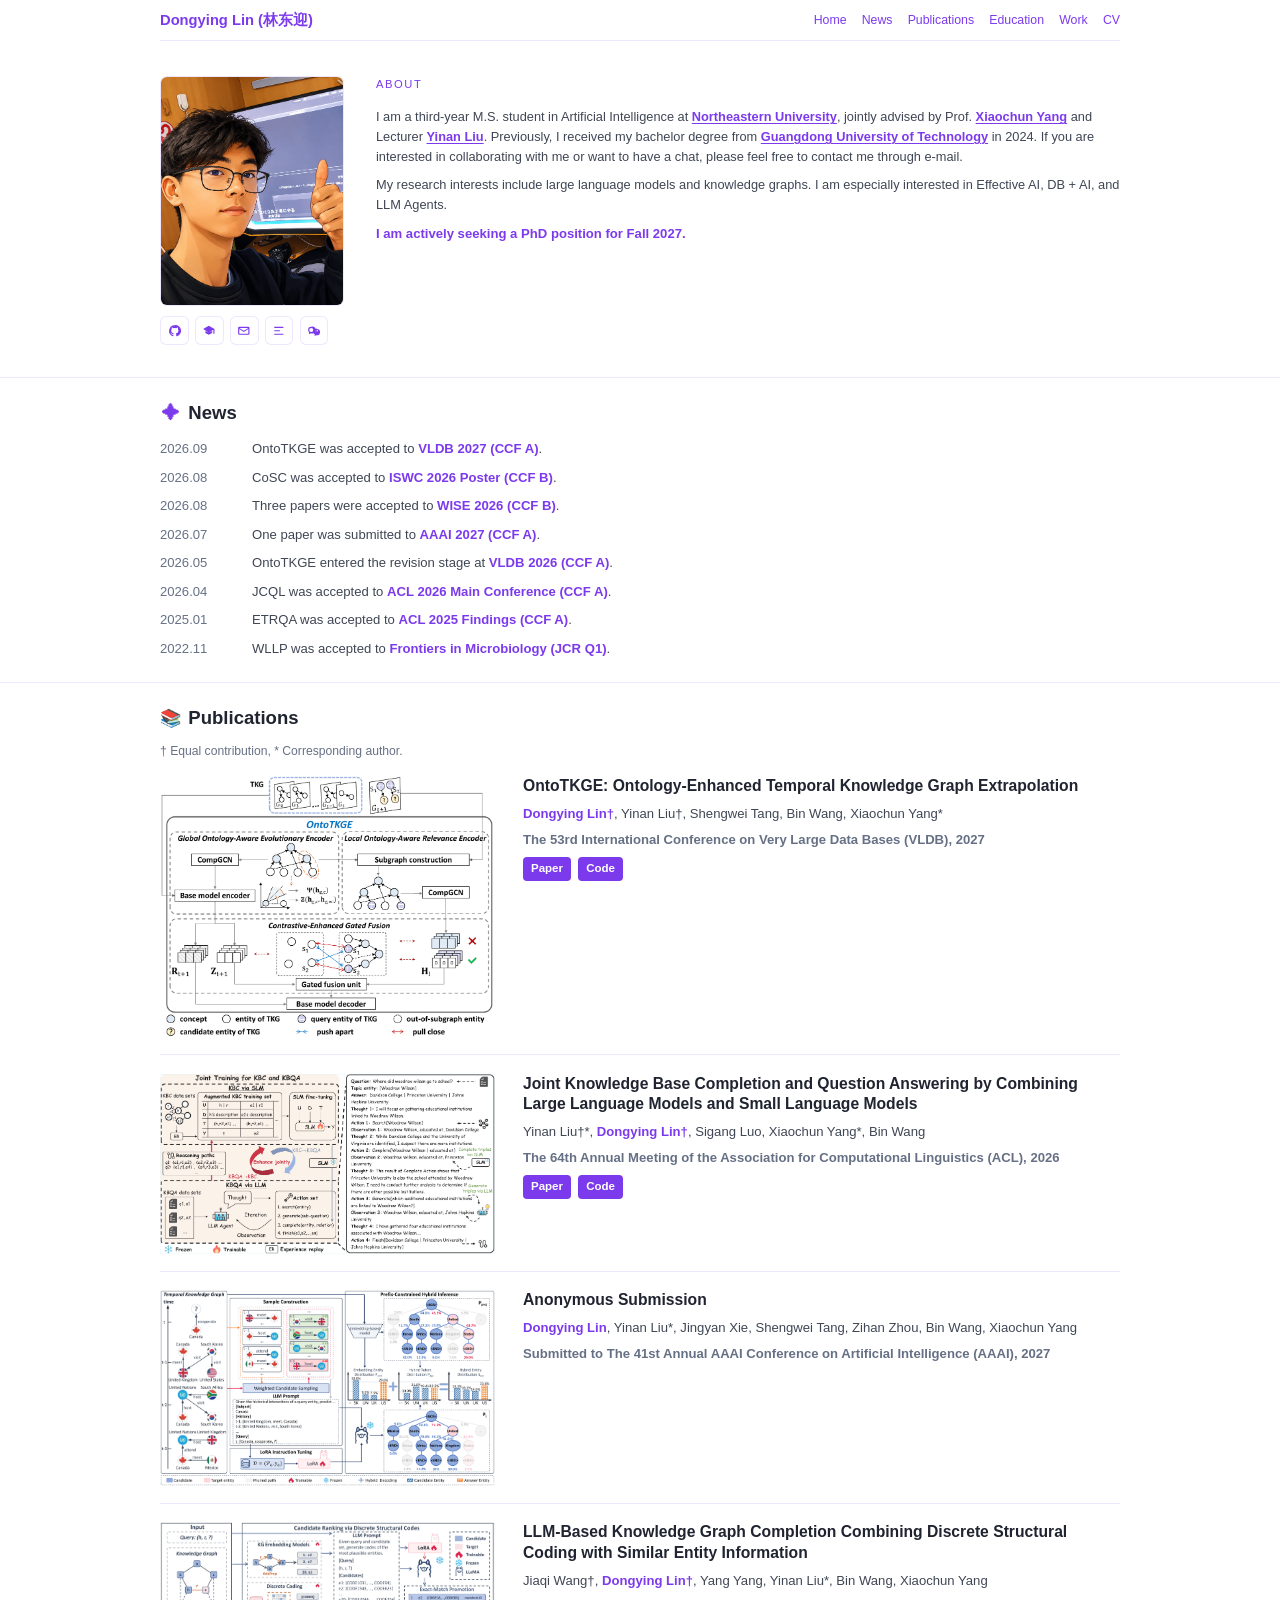
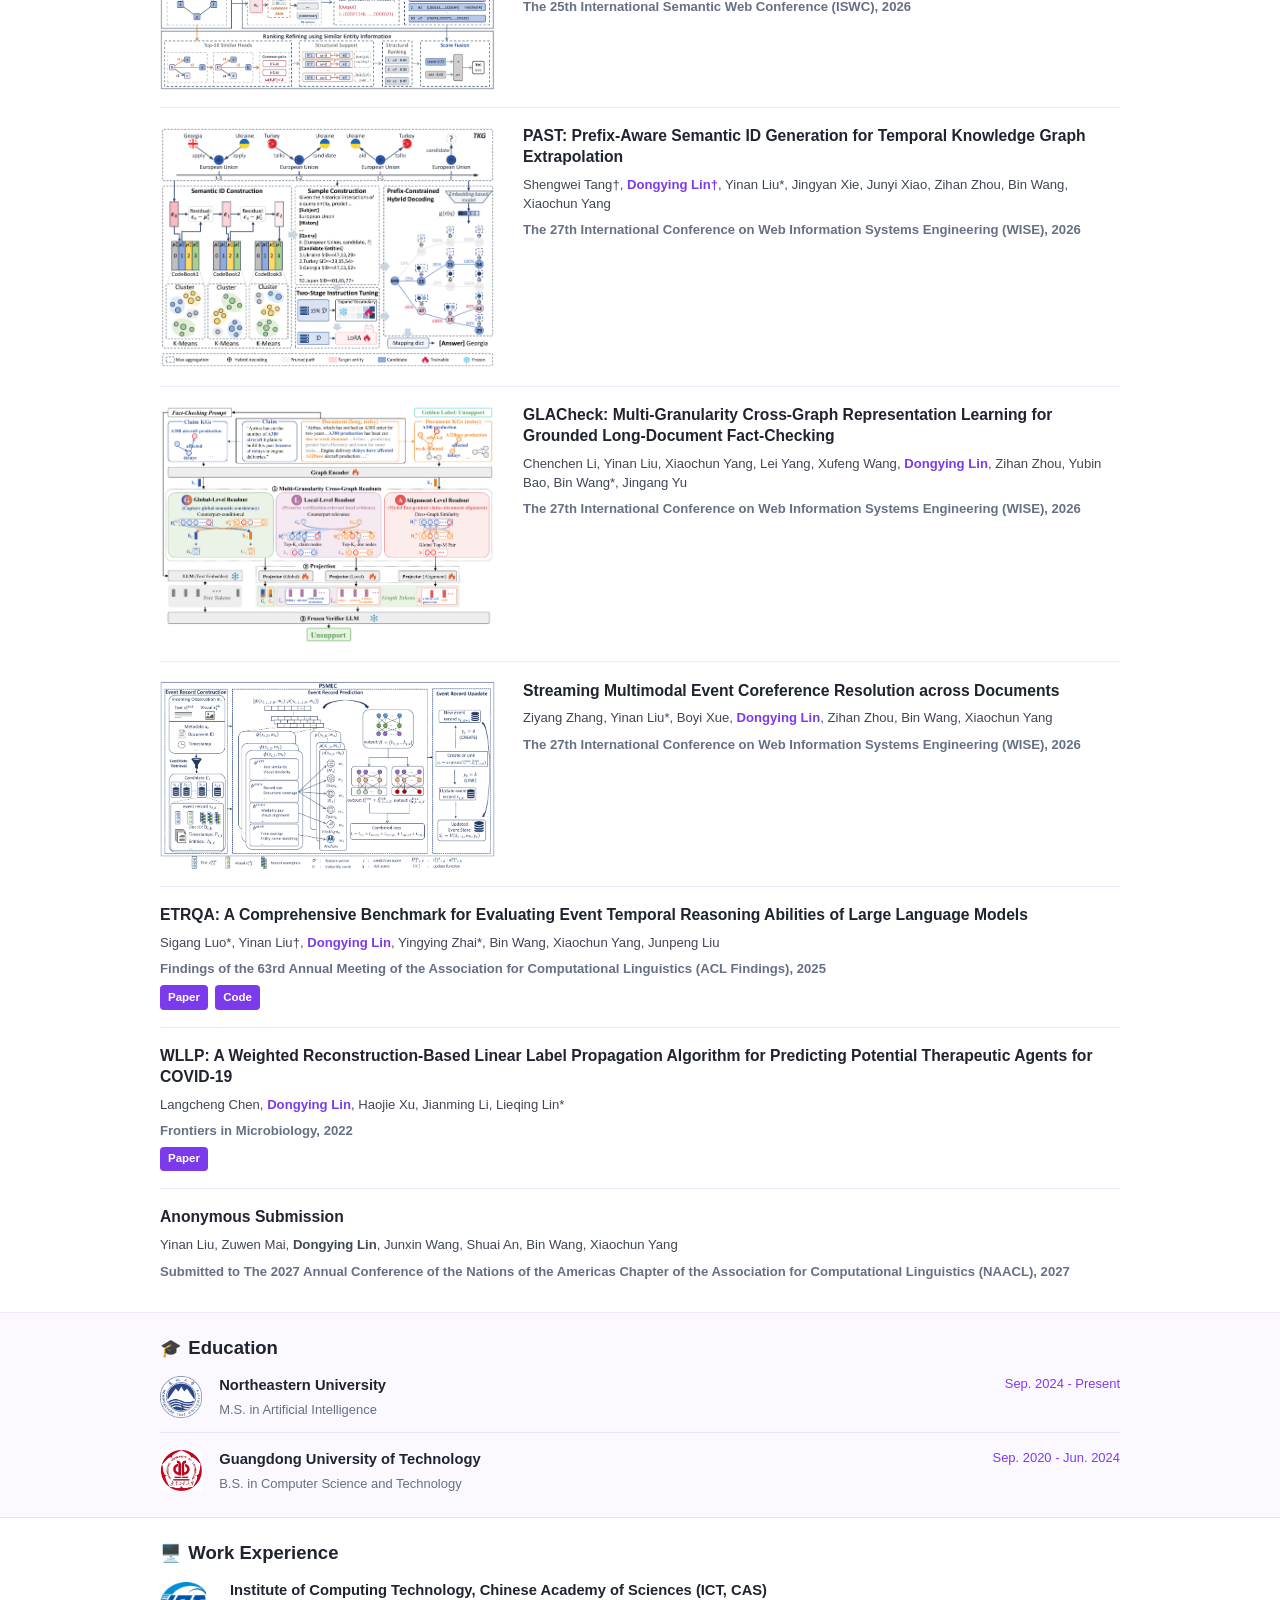
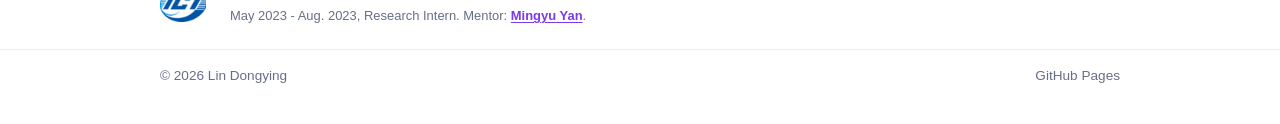
<file: index.html>
<!doctype html>
<html lang="zh-CN">
  <head>
    <meta charset="utf-8" />
    <meta name="viewport" content="width=device-width, initial-scale=1" />
    <meta name="description" content="Lin Dongying's personal homepage." />
    <title>Lin Dongying</title>
    <link rel="stylesheet" href="styles.css" />
  </head>
  <body>
    <a class="skip-link" href="#main">跳到正文</a>

    <header class="topbar">
      <a class="brand" href="#home">Dongying Lin (林东迎)</a>
      <nav class="nav" aria-label="主导航">
        <a href="#home">Home</a>
        <a href="#news">News</a>
        <a href="#publications">Publications</a>
        <a href="#education">Education</a>
        <a href="#work">Work</a>
        <a href="CV.pdf" target="_blank" rel="noreferrer">CV</a>
      </nav>
    </header>

    <main id="main">
      <section class="hero" id="home">
        <div class="shell hero-grid">
          <figure class="photo-wrap">
            <img class="photo" src="Me.png" alt="Lin Dongying" />
            <figcaption class="icon-row" aria-label="Links">
              <a class="icon-link" href="https://github.com/ldp2211479" target="_blank" rel="noreferrer" title="GitHub" aria-label="GitHub">
                <svg viewBox="0 0 24 24" aria-hidden="true"><path d="M12 2a10 10 0 0 0-3.16 19.5c.5.09.68-.22.68-.48v-1.7c-2.78.6-3.37-1.18-3.37-1.18-.46-1.16-1.13-1.47-1.13-1.47-.92-.63.07-.62.07-.62 1.02.07 1.56 1.04 1.56 1.04.9 1.55 2.37 1.1 2.95.84.09-.66.35-1.1.64-1.36-2.22-.25-4.56-1.11-4.56-4.92 0-1.09.39-1.98 1.03-2.67-.1-.25-.45-1.26.1-2.62 0 0 .84-.27 2.75 1.02a9.5 9.5 0 0 1 5 0c1.9-1.29 2.74-1.02 2.74-1.02.56 1.36.21 2.37.1 2.62.64.69 1.03 1.58 1.03 2.67 0 3.82-2.34 4.66-4.57 4.91.36.31.68.93.68 1.88v2.78c0 .27.18.58.69.48A10 10 0 0 0 12 2Z"/></svg>
              </a>
              <a class="icon-link" href="https://scholar.google.com/citations?user=J0j79hYAAAAJ&hl=zh-CN" target="_blank" rel="noreferrer" title="Google Scholar" aria-label="Google Scholar">
                <svg viewBox="0 0 24 24" aria-hidden="true"><path d="M12 3 2 9l10 6 8-4.8V17h2V9L12 3Zm-6 9.2V16l6 3 6-3v-3.8L12 15l-6-2.8Z"/></svg>
              </a>
              <a class="icon-link" href="mailto:2472128@stu.neu.edu.cn" title="Email" aria-label="Email">
                <svg viewBox="0 0 24 24" aria-hidden="true"><path d="M4 5h16a2 2 0 0 1 2 2v10a2 2 0 0 1-2 2H4a2 2 0 0 1-2-2V7a2 2 0 0 1 2-2Zm0 2 8 5 8-5H4Zm16 10V9l-8 5-8-5v8h16Z"/></svg>
              </a>
              <a class="icon-link" href="https://openreview.net/profile?id=%7EDongying_Lin1" target="_blank" rel="noreferrer" title="OpenReview" aria-label="OpenReview">
                <svg viewBox="0 0 24 24" aria-hidden="true"><path d="M4 5h16v2H4V5Zm0 6h10v2H4v-2Zm0 6h16v2H4v-2Z"/></svg>
              </a>
              <button class="icon-link icon-button" type="button" data-copy="ldy2211479" title="Copy WeChat ID" aria-label="Copy WeChat ID">
                <svg viewBox="0 0 24 24" aria-hidden="true"><path d="M7.5 5A5.5 5.5 0 0 0 2 10.5c0 1.45.57 2.78 1.5 3.76V18l3.1-1.45a5.53 5.53 0 0 0 4.9-.4A5.5 5.5 0 0 0 7.5 5Zm0 2a3.5 3.5 0 1 1 0 7A3.5 3.5 0 0 1 7.5 7Zm9 1A5.5 5.5 0 0 0 11 13.5a5.45 5.45 0 0 0 2.5 4.59V21l2.66-1.24c.46.11.94.18 1.34.18a5.5 5.5 0 1 0 0-11Zm-2 3h2v2h-2v-2Zm3 0h2v2h-2v-2Z"/></svg>
              </button>
            </figcaption>
          </figure>

          <div class="hero-copy">
            <p class="section-kicker">About</p>
            <p class="about-copy">
              I am a third-year M.S. student in Artificial Intelligence at
              <a class="text-link" href="https://english.neu.edu.cn/" target="_blank" rel="noreferrer">Northeastern University</a>,
              jointly advised by Prof.
              <a class="text-link" href="http://faculty.neu.edu.cn/yangxiaochun" target="_blank" rel="noreferrer">Xiaochun Yang</a>
              and Lecturer
              <a class="text-link" href="https://www.researchgate.net/profile/Yinan-Liu-4" target="_blank" rel="noreferrer">Yinan Liu</a>.
              Previously, I received my bachelor degree from
              <a class="text-link" href="https://english.gdut.edu.cn/" target="_blank" rel="noreferrer">Guangdong University of Technology</a>
              in 2024. If you are interested in collaborating with me or want to have a chat,
              please feel free to contact me through e-mail.
            </p>
            <p class="about-copy">
              My research interests include large language models and knowledge graphs. I am
              especially interested in Effective AI, DB + AI, and LLM Agents.
            </p>
            <p class="about-cta">I am actively seeking a PhD position for Fall 2027.</p>
          </div>
        </div>
      </section>

      <section class="band" id="news">
        <div class="shell">
          <div class="section-heading">
            <h2 class="section-title"><span class="section-icon">✦</span><span>News</span></h2>
          </div>
          <ul class="news-list">
            <li>
              <span class="news-date">2026.09</span>
              <p>OntoTKGE was accepted to <strong>VLDB 2027 (CCF A)</strong>.</p>
            </li>
            <li>
              <span class="news-date">2026.08</span>
              <p>CoSC was accepted to <strong>ISWC 2026 Poster (CCF B)</strong>.</p>
            </li>
            <li>
              <span class="news-date">2026.08</span>
              <p>Three papers were accepted to <strong>WISE 2026 (CCF B)</strong>.</p>
            </li>
            <li>
              <span class="news-date">2026.07</span>
              <p>One paper was submitted to <strong>AAAI 2027 (CCF A)</strong>.</p>
            </li>
            <li>
              <span class="news-date">2026.05</span>
              <p>OntoTKGE entered the revision stage at <strong>VLDB 2026 (CCF A)</strong>.</p>
            </li>
            <li>
              <span class="news-date">2026.04</span>
              <p>JCQL was accepted to <strong>ACL 2026 Main Conference (CCF A)</strong>.</p>
            </li>
            <li>
              <span class="news-date">2025.01</span>
              <p>ETRQA was accepted to <strong>ACL 2025 Findings (CCF A)</strong>.</p>
            </li>
            <li>
              <span class="news-date">2022.11</span>
              <p>WLLP was accepted to <strong>Frontiers in Microbiology (JCR Q1)</strong>.</p>
            </li>
          </ul>
        </div>
      </section>

      <section class="band" id="publications">
        <div class="shell">
          <div class="section-heading">
            <h2 class="section-title">
              <span class="section-icon">📚</span>
              <span>Publications</span>
            </h2>
          </div>
          <p class="publication-legend">† Equal contribution, * Corresponding author.</p>

          <div class="publication-list">
            <article class="publication">
              <div class="publication-figure">
                <img src="assets/publications/onto-framework.png" alt="Framework of OntoTKGE" />
              </div>
              <div class="publication-content">
                <h3>OntoTKGE: Ontology-Enhanced Temporal Knowledge Graph Extrapolation</h3>
                <p class="publication-authors">
                  <strong class="author-highlight">Dongying Lin†</strong>, Yinan Liu†, Shengwei Tang,
                  Bin Wang, Xiaochun Yang*
                </p>
                <p class="publication-venue">The 53rd International Conference on Very Large Data Bases (VLDB), 2027</p>
                <div class="publication-links">
                  <a href="https://arxiv.org/abs/2604.05468" target="_blank" rel="noreferrer">Paper</a>
                  <a href="https://github.com/ldp2211479/OntoTKGE" target="_blank" rel="noreferrer">Code</a>
                </div>
              </div>
            </article>

            <article class="publication">
              <div class="publication-figure">
                <img src="assets/publications/jcql-model-overview.png" alt="Model overview of JCQL" />
              </div>
              <div class="publication-content">
                <h3>Joint Knowledge Base Completion and Question Answering by Combining Large Language Models and Small Language Models</h3>
                <p class="publication-authors">
                  Yinan Liu†*, <strong class="author-highlight">Dongying Lin†</strong>, Sigang Luo,
                  Xiaochun Yang*, Bin Wang
                </p>
                <p class="publication-venue">The 64th Annual Meeting of the Association for Computational Linguistics (ACL), 2026</p>
                <div class="publication-links">
                  <a href="https://aclanthology.org/2026.acl-long.1704/" target="_blank" rel="noreferrer">Paper</a>
                  <a href="https://www.catalyzex.com/paper/joint-knowledge-base-completion-and-question" target="_blank" rel="noreferrer">Code</a>
                </div>
              </div>
            </article>

            <article class="publication">
              <div class="publication-figure">
                <img src="assets/publications/htrie-framework.png" alt="Framework of HTrie" />
              </div>
              <div class="publication-content">
                <h3>Anonymous Submission</h3>
                <p class="publication-authors">
                  <strong class="author-highlight">Dongying Lin</strong>, Yinan Liu*, Jingyan Xie,
                  Shengwei Tang, Zihan Zhou, Bin Wang, Xiaochun Yang
                </p>
                <p class="publication-venue">Submitted to The 41st Annual AAAI Conference on Artificial Intelligence (AAAI), 2027</p>
              </div>
            </article>

            <article class="publication">
              <div class="publication-figure">
                <img src="assets/publications/cosc-method.png" alt="Framework of CoSC" />
              </div>
              <div class="publication-content">
                <h3>LLM-Based Knowledge Graph Completion Combining Discrete Structural Coding with Similar Entity Information</h3>
                <p class="publication-authors">
                  Jiaqi Wang†, <strong class="author-highlight">Dongying Lin†</strong>, Yang Yang,
                  Yinan Liu*, Bin Wang, Xiaochun Yang
                </p>
                <p class="publication-venue">The 25th International Semantic Web Conference (ISWC), 2026</p>
              </div>
            </article>

            <article class="publication">
              <div class="publication-figure">
                <img src="assets/publications/past-fig2.png" alt="Framework of PAST" />
              </div>
              <div class="publication-content">
                <h3>PAST: Prefix-Aware Semantic ID Generation for Temporal Knowledge Graph Extrapolation</h3>
                <p class="publication-authors">
                  Shengwei Tang†, <strong class="author-highlight">Dongying Lin†</strong>, Yinan Liu*,
                  Jingyan Xie, Junyi Xiao, Zihan Zhou, Bin Wang, Xiaochun Yang
                </p>
                <p class="publication-venue">The 27th International Conference on Web Information Systems Engineering (WISE), 2026</p>
              </div>
            </article>

            <article class="publication">
              <div class="publication-figure">
                <img src="assets/publications/glacheck-method.png" alt="Framework of GLACheck" />
              </div>
              <div class="publication-content">
                <h3>GLACheck: Multi-Granularity Cross-Graph Representation Learning for Grounded Long-Document Fact-Checking</h3>
                <p class="publication-authors">
                  Chenchen Li, Yinan Liu, Xiaochun Yang, Lei Yang, Xufeng Wang,
                  <strong class="author-highlight">Dongying Lin</strong>, Zihan Zhou, Yubin Bao,
                  Bin Wang*, Jingang Yu
                </p>
                <p class="publication-venue">The 27th International Conference on Web Information Systems Engineering (WISE), 2026</p>
              </div>
            </article>

            <article class="publication">
              <div class="publication-figure">
                <img src="assets/publications/mdma-fig.png" alt="Framework of streaming multimodal event coreference resolution" />
              </div>
              <div class="publication-content">
                <h3>Streaming Multimodal Event Coreference Resolution across Documents</h3>
                <p class="publication-authors">
                  Ziyang Zhang, Yinan Liu*, Boyi Xue, <strong class="author-highlight">Dongying Lin</strong>,
                  Zihan Zhou, Bin Wang, Xiaochun Yang
                </p>
                <p class="publication-venue">The 27th International Conference on Web Information Systems Engineering (WISE), 2026</p>
              </div>
            </article>

            <article class="publication publication-text-only">
              <div class="publication-content">
                <h3>ETRQA: A Comprehensive Benchmark for Evaluating Event Temporal Reasoning Abilities of Large Language Models</h3>
                <p class="publication-authors">
                  Sigang Luo*, Yinan Liu†, <strong class="author-highlight">Dongying Lin</strong>,
                  Yingying Zhai*, Bin Wang, Xiaochun Yang, Junpeng Liu
                </p>
                <p class="publication-venue">Findings of the 63rd Annual Meeting of the Association for Computational Linguistics (ACL Findings), 2025</p>
                <div class="publication-links">
                  <a href="https://aclanthology.org/2025.findings-acl.1198/" target="_blank" rel="noreferrer">Paper</a>
                  <a href="https://github.com/sigangluo/ETRQA" target="_blank" rel="noreferrer">Code</a>
                </div>
              </div>
            </article>

            <article class="publication publication-text-only">
              <div class="publication-content">
                <h3>WLLP: A Weighted Reconstruction-Based Linear Label Propagation Algorithm for Predicting Potential Therapeutic Agents for COVID-19</h3>
                <p class="publication-authors">
                  Langcheng Chen, <strong class="author-highlight">Dongying Lin</strong>, Haojie Xu,
                  Jianming Li, Lieqing Lin*
                </p>
                <p class="publication-venue">Frontiers in Microbiology, 2022</p>
                <div class="publication-links">
                  <a href="https://doi.org/10.3389/fmicb.2022.1040252" target="_blank" rel="noreferrer">Paper</a>
                </div>
              </div>
            </article>

            <article class="publication publication-text-only">
              <div class="publication-content">
                <h3>Anonymous Submission</h3>
                <p class="publication-authors">
                  <a href="https://openreview.net/profile?id=~Yinan_Liu2" target="_blank" rel="noreferrer">Yinan Liu</a>,
                  <a href="https://openreview.net/profile?id=~Zuwen_Mai1" target="_blank" rel="noreferrer">Zuwen Mai</a>,
                  <a class="author-highlight" href="https://openreview.net/profile?id=~Dongying_Lin1" target="_blank" rel="noreferrer">Dongying Lin</a>,
                  <a href="https://openreview.net/profile?id=~Junxin_Wang5" target="_blank" rel="noreferrer">Junxin Wang</a>,
                  <a href="https://openreview.net/profile?id=~Shuai_An3" target="_blank" rel="noreferrer">Shuai An</a>,
                  <a href="https://openreview.net/profile?id=~Bin_Wang15" target="_blank" rel="noreferrer">Bin Wang</a>,
                  <a href="https://openreview.net/profile?id=~Xiaochun_Yang3" target="_blank" rel="noreferrer">Xiaochun Yang</a>
                </p>
                <p class="publication-venue">Submitted to The 2027 Annual Conference of the Nations of the Americas Chapter of the Association for Computational Linguistics (NAACL), 2027</p>
              </div>
            </article>
          </div>
        </div>
      </section>

      <section class="band alt" id="education">
        <div class="shell">
          <div class="section-heading">
            <h2 class="section-title"><span class="section-icon">🎓</span><span>Education</span></h2>
          </div>
          <div class="education-list">
            <article class="education-item">
              <img class="education-logo" src="assets/logos/neu-logo.png" alt="Northeastern University logo" />
              <div class="education-content">
                <h3>Northeastern University</h3>
                <p class="education-meta">Sep. 2024 - Present</p>
                <p class="education-note">M.S. in Artificial Intelligence</p>
              </div>
            </article>
            <article class="education-item">
              <img class="education-logo" src="assets/logos/gdut-logo.png" alt="Guangdong University of Technology logo" />
              <div class="education-content">
                <h3>Guangdong University of Technology</h3>
                <p class="education-meta">Sep. 2020 - Jun. 2024</p>
                <p class="education-note">B.S. in Computer Science and Technology</p>
              </div>
            </article>
          </div>
        </div>
      </section>

      <section class="band" id="work">
        <div class="shell">
          <div class="section-heading">
            <h2 class="section-title"><span class="section-icon">🖥️</span><span>Work Experience</span></h2>
          </div>
          <div class="experience-list">
            <article class="experience-item">
              <img class="experience-logo" src="assets/logos/ict-logo.png" alt="Institute of Computing Technology, Chinese Academy of Sciences logo" />
              <div class="experience-content">
                <h3>Institute of Computing Technology, Chinese Academy of Sciences (ICT, CAS)</h3>
                <p>
                  May 2023 - Aug. 2023, Research Intern. Mentor:
                  <a class="text-link" href="https://mingyuyan-ict.github.io/MingyuYan-ICT/" target="_blank" rel="noreferrer">Mingyu Yan</a>.
                </p>
              </div>
            </article>
          </div>
        </div>
      </section>
    </main>

    <footer class="footer">
      <div class="shell footer-inner">
        <p>© <span id="year"></span> Lin Dongying</p>
        <p>GitHub Pages</p>
      </div>
    </footer>

    <script src="script.js"></script>
  </body>
</html>
</file>
<file: styles.css>
:root {
  color-scheme: light;
  --bg: #ffffff;
  --bg-soft: #f8f5ff;
  --bg-alt: #fbf9ff;
  --text: #1f2430;
  --muted: #667085;
  --line: rgba(124, 58, 237, 0.12);
  --accent: #7c3aed;
  --accent-2: #a855f7;
  --accent-3: #c084fc;
  --panel: rgba(255, 255, 255, 0.92);
  --shadow: 0 12px 30px rgba(124, 58, 237, 0.06);
  --radius: 8px;
}

* {
  box-sizing: border-box;
}

html {
  scroll-behavior: smooth;
}

body {
  margin: 0;
  font-family: Inter, "PingFang SC", "Hiragino Sans GB", "Microsoft YaHei", sans-serif;
  background: var(--bg);
  color: var(--text);
  line-height: 1.5;
  font-size: 14px;
}

a {
  color: inherit;
  text-decoration: none;
}

a:hover {
  color: var(--accent);
}

.skip-link {
  position: absolute;
  left: -999px;
  top: 12px;
  z-index: 1000;
  padding: 0.7rem 1rem;
  background: var(--accent);
  color: #ffffff;
  border-radius: 6px;
}

.skip-link:focus {
  left: 12px;
}

.shell {
  width: min(960px, calc(100% - 32px));
  margin: 0 auto;
}

.topbar {
  position: sticky;
  top: 0;
  z-index: 10;
  display: flex;
  justify-content: space-between;
  align-items: center;
  width: min(960px, calc(100% - 32px));
  margin: 0 auto;
  padding: 0.55rem 0;
  background: rgba(255, 255, 255, 0.94);
  border-bottom: 1px solid var(--line);
}

.brand {
  color: var(--accent);
  font-weight: 700;
  font-size: 0.92rem;
}

.section-kicker {
  letter-spacing: 0;
}

.nav {
  display: flex;
  flex-wrap: wrap;
  justify-content: flex-end;
  gap: 0.95rem;
  font-size: 0.77rem;
}

.nav a {
  color: var(--accent);
}

.nav a:hover {
  color: var(--accent-2);
}

.hero {
  position: relative;
  padding: 2.2rem 0 2rem;
  border-bottom: 1px solid var(--line);
}

.hero-grid {
  display: grid;
  grid-template-columns: 184px minmax(0, 1fr);
  gap: 2rem;
  align-items: start;
}

h1,
h2,
h3,
p {
  margin-top: 0;
}

h1 {
  margin-bottom: 0.55rem;
  font-size: 1.62rem;
  line-height: 1.12;
}

.hero-copy {
  min-width: 0;
}

.hero-copy .section-kicker {
  margin-bottom: 0.9rem;
}

.about-copy {
  margin-bottom: 0.55rem;
  max-width: none;
  color: #3f4654;
  font-size: 0.8rem;
  line-height: 1.55;
}

.text-link {
  color: var(--accent);
  font-weight: 700;
  text-decoration: underline;
  text-decoration-thickness: 1px;
  text-underline-offset: 2px;
}

.about-cta {
  margin: 0.15rem 0 0;
  color: var(--accent);
  font-size: 0.82rem;
  font-weight: 700;
}

.photo-wrap {
  margin: 0;
}

.photo {
  display: block;
  width: 100%;
  aspect-ratio: 4 / 5;
  object-fit: cover;
  border-radius: 7px;
  border: 1px solid var(--line);
  background: #fff;
}

.band {
  padding: 1.5rem 0;
  border-bottom: 1px solid var(--line);
}

.band.alt {
  background: var(--bg-alt);
}

.content-grid {
  display: block;
}

.section-kicker {
  margin: 0;
  color: var(--accent);
  font-size: 0.7rem;
  text-transform: uppercase;
  letter-spacing: 0.14em;
}

.section-heading {
  margin-bottom: 0.9rem;
}

.section-title {
  display: inline-flex;
  align-items: center;
  gap: 0.45rem;
  margin: 0;
  color: var(--text);
  font-size: 1.16rem;
  font-weight: 700;
  line-height: 1.2;
}

.section-icon {
  display: inline-grid;
  place-items: center;
  width: 1.32rem;
  height: 1.32rem;
  color: var(--accent);
  font-size: 1.08rem;
}

.education-list {
  display: grid;
  gap: 0.9rem;
}

.education-item {
  display: grid;
  grid-template-columns: 48px minmax(0, 1fr);
  gap: 0.7rem;
  align-items: center;
  padding: 0 0 0.8rem;
  border-bottom: 1px solid var(--line);
}

.education-item:last-child {
  border-bottom: 0;
  padding-bottom: 0;
}

.education-logo {
  display: block;
  width: 42px;
  height: 42px;
  object-fit: contain;
}

.education-content {
  display: grid;
  grid-template-columns: minmax(0, 1fr) auto;
  gap: 0.25rem 1rem;
  min-width: 0;
}

.education-content h3 {
  grid-column: 1;
  margin-bottom: 0;
  font-size: 0.92rem;
}

.education-meta,
.education-note {
  margin-bottom: 0;
  color: var(--muted);
  font-size: 0.81rem;
}

.education-meta {
  grid-column: 2;
  grid-row: 1;
  color: var(--accent);
  white-space: nowrap;
}

.education-note {
  grid-column: 1 / -1;
}

.experience-list {
  display: grid;
  gap: 0.9rem;
}

.experience-item {
  display: grid;
  grid-template-columns: 54px minmax(0, 1fr);
  gap: 1rem;
  align-items: center;
}

.experience-logo {
  display: block;
  width: 46px;
  height: 46px;
  max-width: 100%;
  object-fit: contain;
}

.experience-content h3 {
  margin-bottom: 0.28rem;
  font-size: 0.92rem;
}

.experience-content p {
  margin: 0;
  color: var(--muted);
  font-size: 0.81rem;
}

.placeholder-block {
  color: var(--muted);
  font-size: 0.82rem;
}

.placeholder-block p {
  margin: 0;
}

.news-list {
  display: grid;
  gap: 0.55rem;
  list-style: none;
  margin: 0;
  padding: 0;
  color: #3f4654;
  font-size: 0.82rem;
}

.news-list li {
  display: grid;
  grid-template-columns: 5rem minmax(0, 1fr);
  gap: 0.75rem;
  align-items: baseline;
}

.news-date {
  color: var(--muted);
  white-space: nowrap;
}

.news-list p {
  margin: 0;
}

.news-list strong {
  color: var(--accent);
  font-weight: 700;
}

.publication-legend {
  margin: -0.15rem 0 1rem;
  color: var(--muted);
  font-size: 0.76rem;
}

.publication-list {
  display: grid;
  gap: 1.15rem;
}

.publication {
  display: grid;
  grid-template-columns: 335px minmax(0, 1fr);
  gap: 1.75rem;
  padding: 0 0 1.05rem;
  border-bottom: 1px solid var(--line);
  align-items: start;
}

.publication-text-only {
  grid-template-columns: 1fr;
}

.publication:last-child {
  border-bottom: 0;
  padding-bottom: 0;
}

.publication-figure {
  align-self: start;
  background: #fff;
  justify-self: start;
  width: 335px;
  max-width: 100%;
}

.publication-figure img {
  display: block;
  width: 100%;
  height: auto;
  object-fit: contain;
}

.publication-content h3 {
  margin-bottom: 0.45rem;
  font-size: 0.98rem;
  line-height: 1.32;
}

.publication-authors,
.publication-venue {
  margin-bottom: 0.45rem;
  font-size: 0.82rem;
  line-height: 1.45;
}

.publication-authors {
  color: #3f4654;
}

.publication-authors a {
  color: inherit;
  text-decoration: none;
}

.publication-authors a:hover {
  color: var(--accent);
  text-decoration: underline;
  text-underline-offset: 0.14em;
}

.author-highlight {
  color: var(--accent);
  font-weight: 700;
}

.publication-venue {
  color: var(--muted);
  font-weight: 600;
}

.publication-links {
  display: flex;
  flex-wrap: wrap;
  gap: 0.45rem;
  margin-top: 0.3rem;
}

.publication-links a {
  display: inline-flex;
  align-items: center;
  padding: 0.22rem 0.5rem;
  border-radius: 4px;
  background: var(--accent);
  color: #fff;
  font-size: 0.72rem;
  font-weight: 700;
}

.publication-links a:hover {
  background: var(--accent-2);
  color: #fff;
}

.icon-row {
  display: grid;
  grid-template-columns: repeat(5, 1.8rem);
  gap: 0.38rem;
  margin-top: 0.65rem;
}

.icon-link {
  display: inline-grid;
  place-items: center;
  width: 1.8rem;
  height: 1.8rem;
  border: 1px solid var(--line);
  border-radius: 6px;
  color: var(--accent);
  background: #fff;
  transition: transform 0.15s ease, border-color 0.15s ease;
}

.icon-link:hover {
  transform: translateY(-1px);
  border-color: rgba(124, 58, 237, 0.28);
}

.icon-link svg {
  width: 0.85rem;
  height: 0.85rem;
  fill: currentColor;
}

.icon-button {
  padding: 0;
  font: inherit;
  cursor: pointer;
}

.icon-button.copied {
  border-color: rgba(124, 58, 237, 0.32);
  background: rgba(124, 58, 237, 0.06);
}

.footer {
  padding: 1rem 0 1.5rem;
}

.footer-inner {
  display: flex;
  justify-content: space-between;
  gap: 1rem;
  color: var(--muted);
  font-size: 0.85rem;
}

@media (max-width: 880px) {
  .hero-grid,
  .content-grid {
    grid-template-columns: 1fr;
  }

  .hero-grid {
    gap: 1rem;
  }

  h1 {
    font-size: 1.58rem;
  }

  .photo {
    max-width: 170px;
  }

  .publication {
    grid-template-columns: 1fr;
  }

  .publication-figure {
    width: min(100%, 360px);
  }
}

@media (max-width: 560px) {
  .topbar {
    align-items: flex-start;
    flex-direction: column;
  }

  .shell {
    width: min(1120px, calc(100% - 24px));
  }

  .band {
    padding: 1.35rem 0;
  }

  h1 {
    font-size: 1.45rem;
  }

  .education-item {
    grid-template-columns: 42px minmax(0, 1fr);
    gap: 0.65rem;
    align-items: start;
  }

  .education-content {
    grid-template-columns: 1fr;
    gap: 0.25rem;
  }

  .education-meta {
    grid-column: 1;
    grid-row: auto;
  }

  .experience-item {
    grid-template-columns: 44px minmax(0, 1fr);
    gap: 0.7rem;
    align-items: start;
  }

  .experience-logo {
    width: 40px;
    height: 40px;
  }

  .footer-inner {
    flex-direction: column;
  }
}
</file>
